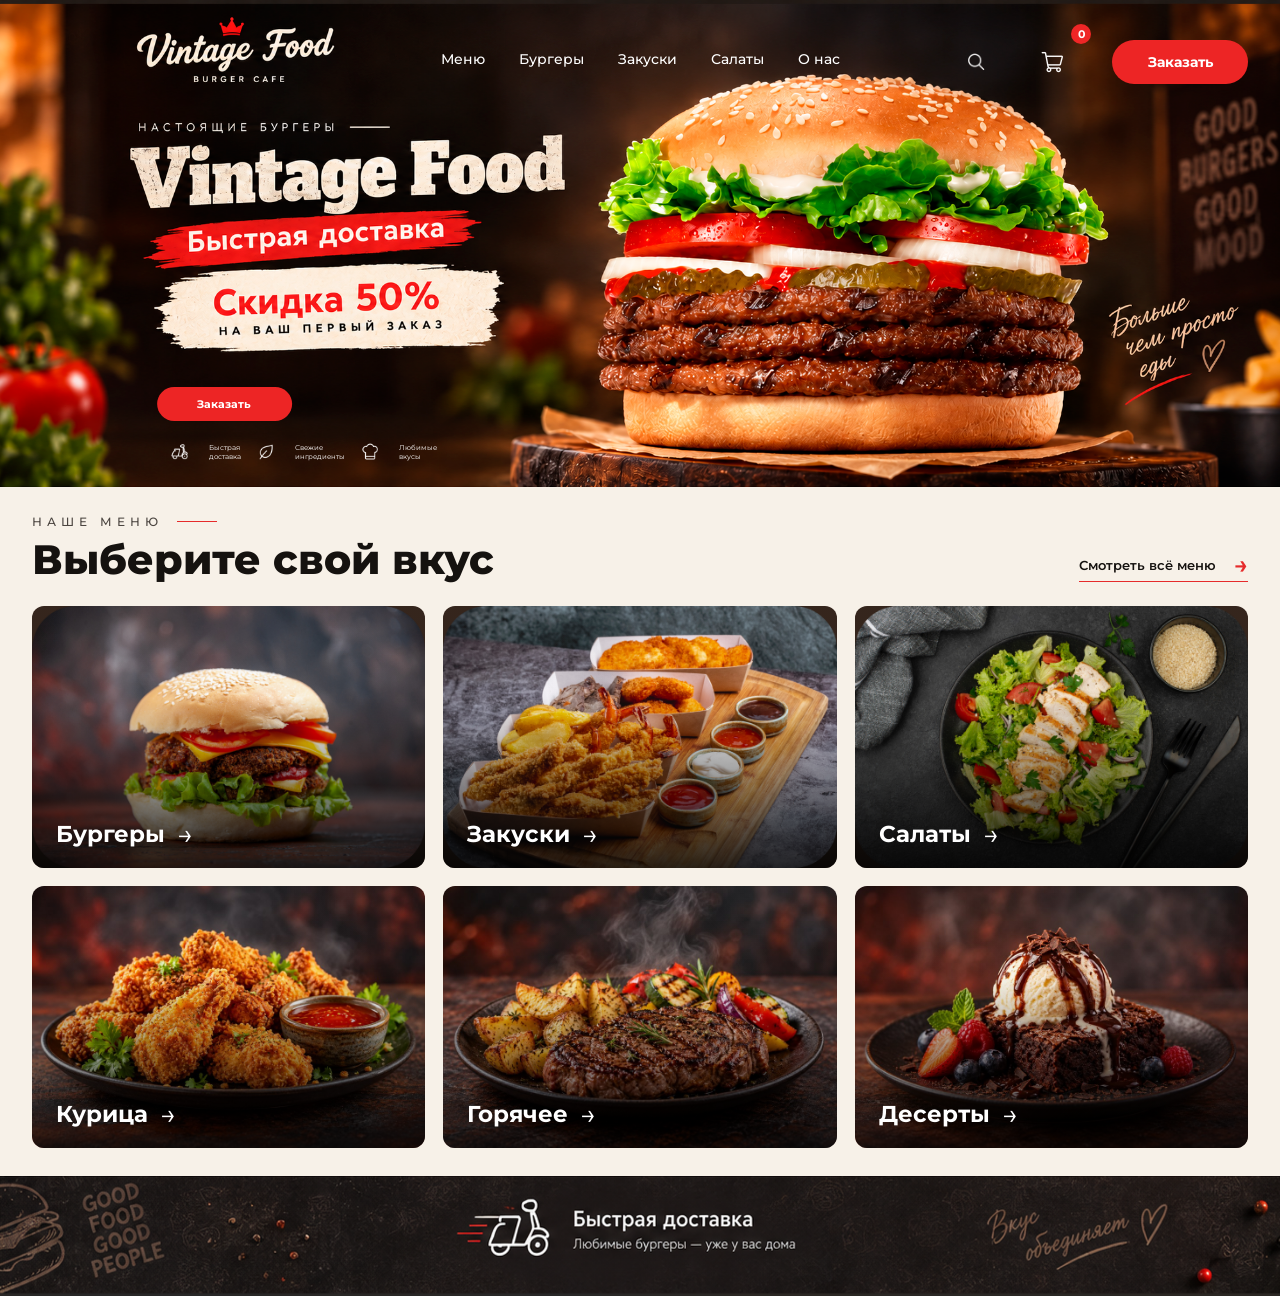
<file: index.html>
<!DOCTYPE html>
<html lang="ru">
<head>
    <meta charset="UTF-8">
    <meta name="viewport" content="width=device-width, initial-scale=1.0">
    <meta name="description" content="Vintage Food — настоящие бургеры с быстрой доставкой">
    <title>Vintage Food — бургер-кафе</title>
    <link rel="preconnect" href="https://fonts.googleapis.com">
    <link rel="preconnect" href="https://fonts.gstatic.com" crossorigin>
    <link href="https://fonts.googleapis.com/css2?family=Montserrat:wght@400;500;600;700;800&display=swap" rel="stylesheet">
    <link rel="stylesheet" href="style.css">
</head>
<body>
    <header class="hero" id="main">
        <nav class="navigation" aria-label="Основная навигация">
            <div class="navigation__inner">
                <ul class="navigation__list">
                    <li class="navigation__item">
                        <a class="navigation__link" href="#menu">Меню</a>
                    </li>
                    <li class="navigation__item">
                        <a class="navigation__link" href="#burgers">Бургеры</a>
                    </li>
                    <li class="navigation__item">
                        <a class="navigation__link" href="#snacks">Закуски</a>
                    </li>
                    <li class="navigation__item">
                        <a class="navigation__link" href="#salads">Салаты</a>
                    </li>
                    <li class="navigation__item">
                        <a class="navigation__link" href="#about">О нас</a>
                    </li>
                </ul>

                <div class="navigation__actions">
                    <a class="navigation__icon-link" href="#menu" aria-label="Поиск по меню">
                        <img class="navigation__icon navigation__icon--search" src="image/icon-search.png" alt="">
                    </a>
                    <button class="navigation__icon-link navigation__cart-button" type="button" aria-label="Открыть корзину" data-open-cart>
                        <img class="navigation__icon navigation__icon--cart" src="image/icon-cart.png" alt="">
                        <span class="navigation__counter">0</span>
                    </button>
                    <a class="button button--navigation" href="#menu">Заказать</a>
                </div>
            </div>
        </nav>

        <img class="hero__background" src="image/header.png" alt="Vintage Food. Быстрая доставка. Скидка 50 процентов на первый заказ">

        <div class="hero__content">
            <a class="button button--hero" href="#menu">
                <span>Заказать</span>
            </a>

            <div class="advantages">
                <div class="advantage">
                    <img class="advantage__icon" src="image/icon-delivery-scooter.png" alt="">
                    <p class="advantage__text">Быстрая<br>доставка</p>
                </div>

                <div class="advantage">
                    <img class="advantage__icon" src="image/icon-leaf.png" alt="">
                    <p class="advantage__text">Свежие<br>ингредиенты</p>
                </div>

                <div class="advantage">
                    <img class="advantage__icon" src="image/icon-chef-hat.png" alt="">
                    <p class="advantage__text">Любимые<br>вкусы</p>
                </div>
            </div>
        </div>
    </header>

    <main>
        <section class="menu" id="menu">
            <div class="menu__container">
                <div class="menu__heading-row">
                    <div>
                        <p class="menu__eyebrow">НАШЕ МЕНЮ</p>
                        <h1 class="menu__title">Выберите свой вкус</h1>
                    </div>

                    <a class="menu__all-link" href="#burgers">
                        <span>Смотреть всё меню</span>
                        <span class="menu__all-arrow">→</span>
                    </a>
                </div>

                <div class="menu__grid">
                    <article class="menu-card" id="burgers">
                        <img class="menu-card__photo" src="image/menu-burgers.png" alt="Бургер с овощами и сыром">
                        <div class="menu-card__shade"></div>
                        <button class="menu-card__link menu-card__button" type="button" aria-label="Открыть раздел Бургеры" data-category="burgers">
                            <span class="menu-card__title">Бургеры</span>
                            <span class="menu-card__arrow">→</span>
                        </button>
                    </article>

                    <article class="menu-card" id="snacks">
                        <img class="menu-card__photo" src="image/menu-snacks.png" alt="Картофель фри">
                        <div class="menu-card__shade"></div>
                        <button class="menu-card__link menu-card__button" type="button" aria-label="Открыть раздел Закуски" data-category="snacks">
                            <span class="menu-card__title">Закуски</span>
                            <span class="menu-card__arrow">→</span>
                        </button>
                    </article>

                    <article class="menu-card" id="salads">
                        <img class="menu-card__photo" src="image/menu-salads.png" alt="Салат с курицей и свежими овощами">
                        <div class="menu-card__shade"></div>
                        <button class="menu-card__link menu-card__button" type="button" aria-label="Открыть раздел Салаты" data-category="salads">
                            <span class="menu-card__title">Салаты</span>
                            <span class="menu-card__arrow">→</span>
                        </button>
                    </article>

                    <article class="menu-card" id="chicken">
                        <img class="menu-card__photo" src="image/menu-chicken.jpg" alt="Хрустящая курица с соусом">
                        <div class="menu-card__shade"></div>
                        <button class="menu-card__link menu-card__button" type="button" aria-label="Открыть раздел Курица" data-category="chicken">
                            <span class="menu-card__title">Курица</span>
                            <span class="menu-card__arrow">→</span>
                        </button>
                    </article>

                    <article class="menu-card" id="hot">
                        <img class="menu-card__photo" src="image/menu-hot.jpg" alt="Стейк с запечённым картофелем и овощами">
                        <div class="menu-card__shade"></div>
                        <button class="menu-card__link menu-card__button" type="button" aria-label="Открыть раздел Горячее" data-category="hot">
                            <span class="menu-card__title">Горячее</span>
                            <span class="menu-card__arrow">→</span>
                        </button>
                    </article>

                    <article class="menu-card" id="desserts">
                        <img class="menu-card__photo" src="image/menu-desserts.jpg" alt="Шоколадный десерт с мороженым и ягодами">
                        <div class="menu-card__shade"></div>
                        <button class="menu-card__link menu-card__button" type="button" aria-label="Открыть раздел Десерты" data-category="desserts">
                            <span class="menu-card__title">Десерты</span>
                            <span class="menu-card__arrow">→</span>
                        </button>
                    </article>
                </div>
            </div>
        </section>
    </main>

    <div class="modal" id="products-modal" aria-hidden="true">
        <div class="modal__overlay" data-close-modal></div>

        <div class="modal__window modal__window--products" role="dialog" aria-modal="true" aria-labelledby="products-modal-title">
            <button class="modal__close" type="button" aria-label="Закрыть окно" data-close-modal>×</button>

            <p class="modal__eyebrow">ВЫБЕРИТЕ БЛЮДО</p>
            <h2 class="modal__title" id="products-modal-title">Меню</h2>
            <p class="modal__description">Добавьте понравившиеся позиции в корзину и укажите количество.</p>

            <div class="products-list" id="products-list"></div>

            <div class="modal__footer">
                <div class="modal__total-block">
                    <span class="modal__total-label">В корзине</span>
                    <strong class="modal__total" id="products-modal-total">0 ₽</strong>
                </div>

                <button class="button modal__cart-button" type="button" data-open-cart>
                    Перейти в корзину
                </button>
            </div>
        </div>
    </div>

    <div class="modal" id="cart-modal" aria-hidden="true">
        <div class="modal__overlay" data-close-modal></div>

        <div class="modal__window modal__window--cart" role="dialog" aria-modal="true" aria-labelledby="cart-modal-title">
            <button class="modal__close" type="button" aria-label="Закрыть корзину" data-close-modal>×</button>

            <p class="modal__eyebrow">ВАШ ЗАКАЗ</p>
            <h2 class="modal__title" id="cart-modal-title">Корзина</h2>

            <div class="cart__empty" id="cart-empty">
                Корзина пока пуста. Выберите блюда из нашего меню.
            </div>

            <div class="cart__list" id="cart-list"></div>

            <div class="cart__summary">
                <div>
                    <span class="cart__summary-label">Общая стоимость</span>
                    <strong class="cart__summary-price" id="cart-total">0 ₽</strong>
                </div>

                <button class="button cart__buy-button" id="buy-button" type="button" disabled>
                    Купить
                </button>
            </div>

            <p class="cart__message" id="cart-message" aria-live="polite"></p>
        </div>
    </div>

    <footer class="footer" id="about">
        <p class="footer__description">Vintage Food — любимые бургеры уже у вас дома</p>
    </footer>

    <script src="script.js"></script>
</body>
</html>
</file>
<file: style.css>
* {
    box-sizing: border-box;
}

html {
    scroll-behavior: smooth;
}

body {
    margin-top: 0;
    margin-right: 0;
    margin-bottom: 0;
    margin-left: 0;
    background-color: #f7f1e8;
    color: #15120f;
    font-family: "Montserrat", sans-serif;
}

img {
    display: block;
    max-width: 100%;
}

a {
    color: inherit;
    text-decoration-line: none;
}

.hero {
    position: relative;
    overflow: hidden;
    background-color: #18120f;
}

.hero__background {
    position: relative;
    z-index: 1;
    width: 100%;
    height: auto;
}

.navigation {
    position: relative;
    z-index: 3;
    width: 100%;
    background-color: #18120f;
}

.navigation__inner {
    display: flex;
    flex-direction: column;
    align-items: center;
    width: 100%;
    max-width: 1780px;
    margin-right: auto;
    margin-left: auto;
    padding-top: 16px;
    padding-right: 32px;
    padding-bottom: 16px;
    padding-left: 32px;
}

.navigation__list {
    display: none;
    flex-direction: row;
    flex-wrap: wrap;
    justify-content: center;
    align-items: center;
    margin-top: 0;
    margin-right: 0;
    margin-bottom: 14px;
    margin-left: 0;
    padding-top: 0;
    padding-right: 0;
    padding-bottom: 0;
    padding-left: 0;
    list-style-type: none;
    column-gap: 22px;
    row-gap: 12px;
}

.navigation__link {
    position: relative;
    display: inline-block;
    padding-bottom: 7px;
    color: #ffffff;
    font-size: 14px;
    font-weight: 500;
}

.navigation__link::after {
    content: "";
    position: absolute;
    right: 0;
    bottom: 0;
    left: 0;
    height: 2px;
    background-color: #ef3030;
    border-top-left-radius: 20px;
    border-top-right-radius: 20px;
    border-bottom-right-radius: 20px;
    border-bottom-left-radius: 20px;
    opacity: 0;
}

.navigation__link:hover::after {
    opacity: 1;
}

.navigation__actions {
    display: flex;
    flex-direction: row;
    align-items: center;
    column-gap: 4px;
}

.navigation__icon-link {
    position: relative;
    display: flex;
    flex-direction: row;
    justify-content: center;
    align-items: center;
    width: 72px;
    height: 72px;
}

.navigation__icon {
    width: 56px;
    height: 56px;
    object-fit: contain;
}

.navigation__icon--cart {
    width: 64px;
    height: 64px;
}

.navigation__counter {
    position: absolute;
    top: -2px;
    right: -3px;
    display: flex;
    flex-direction: row;
    justify-content: center;
    align-items: center;
    width: 20px;
    height: 20px;
    background-color: #ef2626;
    border-top-left-radius: 50%;
    border-top-right-radius: 50%;
    border-bottom-right-radius: 50%;
    border-bottom-left-radius: 50%;
    color: #ffffff;
    font-size: 11px;
    font-weight: 700;
}

.button {
    display: inline-flex;
    flex-direction: row;
    justify-content: center;
    align-items: center;
    background-color: #ed2525;
    border-top-left-radius: 50px;
    border-top-right-radius: 50px;
    border-bottom-right-radius: 50px;
    border-bottom-left-radius: 50px;
    color: #ffffff;
    font-weight: 700;
    transition-property: background-color, transform;
    transition-duration: 200ms;
}

.button:hover {
    background-color: #c91919;
    transform: translateY(-2px);
}

.button--navigation {
    min-width: 122px;
    min-height: 44px;
    margin-left: 20px;
    padding-top: 10px;
    padding-right: 24px;
    padding-bottom: 10px;
    padding-left: 24px;
    font-size: 14px;
}

.hero__content {
    position: relative;
    z-index: 2;
    display: flex;
    flex-direction: column;
    align-items: center;
    padding-top: 22px;
    padding-right: 20px;
    padding-bottom: 26px;
    padding-left: 20px;
    background-color: #18120f;
}

.button--hero {
    display: none;
    width: 100%;
    max-width: 268px;
    min-height: 58px;
    padding-top: 14px;
    padding-right: 28px;
    padding-bottom: 14px;
    padding-left: 28px;
    font-size: 19px;
}

.advantages {
    display: grid;
    grid-template-columns: 1fr 1fr 1fr;
    width: 100%;
    max-width: 420px;
    margin-top: 22px;
    column-gap: 8px;
    row-gap: 15px;
}

.advantage {
    display: flex;
    flex-direction: column;
    justify-content: center;
    align-items: center;
    column-gap: 10px;
}

.advantage__icon {
    width: 86px;
    height: 86px;
    object-fit: contain;
}

.advantage__text {
    width: 100%;
    margin-top: 0;
    margin-right: 0;
    margin-bottom: 0;
    margin-left: 0;
    color: #ffffff;
    font-size: 11px;
    font-weight: 400;
    line-height: 1.35;
    text-align: center;
}

.menu {
    background-color: #f7f1e8;
}

.menu__container {
    width: 100%;
    max-width: 1780px;
    margin-right: auto;
    margin-left: auto;
    padding-top: 32px;
    padding-right: 20px;
    padding-bottom: 38px;
    padding-left: 20px;
}

.menu__heading-row {
    display: flex;
    flex-direction: column;
    align-items: flex-start;
}

.menu__eyebrow {
    position: relative;
    display: inline-block;
    margin-top: 0;
    margin-right: 0;
    margin-bottom: 8px;
    margin-left: 0;
    padding-right: 54px;
    color: #4b4540;
    font-size: 12px;
    font-weight: 500;
    letter-spacing: 5px;
}

.menu__eyebrow::after {
    content: "";
    position: absolute;
    top: 50%;
    right: 0;
    width: 40px;
    height: 1px;
    background-color: #e62b2b;
}

.menu__title {
    margin-top: 0;
    margin-right: 0;
    margin-bottom: 0;
    margin-left: 0;
    font-size: 34px;
    font-weight: 800;
    line-height: 1.1;
}

.menu__all-link {
    display: inline-flex;
    flex-direction: row;
    align-items: center;
    margin-top: 20px;
    padding-bottom: 4px;
    border-bottom-width: 1px;
    border-bottom-style: solid;
    border-bottom-color: #e62b2b;
    font-size: 13px;
    font-weight: 600;
    column-gap: 18px;
}

.menu__all-arrow {
    color: #e62b2b;
    font-size: 24px;
    line-height: 1;
}

.menu__grid {
    display: grid;
    grid-template-columns: 1fr;
    margin-top: 24px;
    column-gap: 18px;
    row-gap: 18px;
}

.menu-card {
    position: relative;
    min-height: 220px;
    overflow: hidden;
    border-top-left-radius: 12px;
    border-top-right-radius: 12px;
    border-bottom-right-radius: 12px;
    border-bottom-left-radius: 12px;
    background-color: #36261d;
}

.menu-card__photo {
    width: 100%;
    height: 100%;
    min-height: 220px;
    object-fit: cover;
    transition-property: transform;
    transition-duration: 300ms;
}

.menu-card:hover .menu-card__photo {
    transform: scale(1.04);
}

.menu-card__shade {
    position: absolute;
    top: 0;
    right: 0;
    bottom: 0;
    left: 0;
    background-image: linear-gradient(to top, rgba(0, 0, 0, 0.82), rgba(0, 0, 0, 0.02) 65%);
}

.menu-card__link {
    position: absolute;
    right: 24px;
    bottom: 20px;
    left: 24px;
    display: flex;
    flex-direction: row;
    align-items: center;
    color: #ffffff;
    column-gap: 12px;
}

.menu-card__title {
    font-size: 23px;
    font-weight: 700;
}

.menu-card__arrow {
    font-size: 28px;
    font-weight: 400;
    line-height: 1;
}

.footer {
    min-height: 120px;
    display: flex;
    flex-direction: row;
    justify-content: center;
    align-items: center;
    background-color: #201b19;
    background-image: url("image/footer.png");
    background-repeat: no-repeat;
    background-position: center center;
    background-size: cover;
}

.footer__description {
    display: none;
}

@media (min-width: 577px) {
    .button--hero {
        display: inline-flex;
    }

    .navigation__list {
        display: flex;
    }

    .advantages {
        grid-template-columns: 1fr 1fr 1fr;
        max-width: 620px;
        column-gap: 14px;
    }

    .advantage {
        flex-direction: row;
        justify-content: flex-start;
    }

    .advantage__text {
        width: 105px;
        font-size: 13px;
        text-align: left;
    }

    .hero__content {
        position: absolute;
        right: auto;
        bottom: 0.91vw;
        left: 50%;
        z-index: 2;
        display: block;
        width: 75.45vw;
        max-width: none;
        margin-right: auto;
        margin-left: auto;
        padding-top: 0;
        padding-right: 0;
        padding-bottom: 0;
        padding-left: 0;
        background-color: transparent;
        transform: translateX(-50%);
    }

    .button--hero {
        width: 10.52vw;
        max-width: none;
        min-height: 2.65vw;
        padding-top: 0.64vw;
        padding-right: 1.28vw;
        padding-bottom: 0.64vw;
        padding-left: 1.28vw;
        font-size: 0.87vw;
    }

    .advantages {
        grid-template-columns: auto auto auto;
        width: auto;
        max-width: 21.03vw;
        margin-top: 0.64vw;
        column-gap: 1.01vw;
    }

    .advantage {
        column-gap: 0.46vw;
    }

    .advantage__icon {
        width: 3.57vw;
        height: 3.57vw;
    }

    .advantage__text {
        width: auto;
        font-size: 0.55vw;
    }

    .menu__heading-row {
        flex-direction: row;
        justify-content: space-between;
        align-items: flex-end;
    }

    .menu__all-link {
        margin-top: 0;
    }

    .menu-card {
        min-height: 260px;
    }

    .menu-card__photo {
        min-height: 260px;
    }
}

@media (min-width: 768px) {
    .navigation__inner {
        flex-direction: row;
        justify-content: space-between;
    }

    .navigation__list {
        justify-content: flex-start;
        margin-bottom: 0;
    }

    .menu__container {
        padding-right: 32px;
        padding-left: 32px;
    }

    .menu__title {
        font-size: 41px;
    }

    .menu__grid {
        grid-template-columns: 1fr 1fr 1fr;
    }

    .menu-card {
        min-height: 205px;
    }

    .menu-card__photo {
        min-height: 205px;
    }

    .menu-card__title {
        font-size: 19px;
    }

}

@media (min-width: 992px) {
    .navigation__list {
        flex-wrap: nowrap;
        column-gap: 25px;
    }

    .navigation__actions {
        margin-left: auto;
        column-gap: 4px;
    }

    .button--navigation {
        min-width: 112px;
        padding-right: 18px;
        padding-left: 18px;
    }

    .menu__container {
        padding-top: 24px;
        padding-bottom: 28px;
    }

    .menu-card {
        min-height: 205px;
    }

    .menu-card__photo {
        min-height: 205px;
    }
}

@media (min-width: 1200px) {
    .hero {
        min-height: 0;
        aspect-ratio: 2033 / 773;
    }

    .hero__background {
        position: absolute;
        top: 0;
        right: 0;
        bottom: 0;
        left: 0;
        z-index: 1;
        width: 100%;
        height: 100%;
        object-fit: cover;
        object-position: center top;
    }

    .navigation {
        position: absolute;
        top: 0;
        left: 0;
        background-color: transparent;
    }

    .navigation__inner {
        position: relative;
        min-height: 96px;
        padding-top: 2vw;
        padding-right: 32px;
        padding-bottom: 0;
        padding-left: 365px;
    }

    .navigation__list {
        position: absolute;
        top: calc(50% + 1vw);
        left: 50%;
        column-gap: 34px;
        transform: translate(-50%, -50%);
    }

    .navigation__actions {
        column-gap: 4px;
    }

    .button--navigation {
        min-width: 136px;
    }

    .menu-card__title {
        font-size: 23px;
    }
}

@media (min-width: 2187px) {
    .hero__content {
        right: auto;
        bottom: 20px;
        left: 50%;
        width: 1650px;
        max-width: 1650px;
        transform: translateX(-50%);
    }

    .button--hero {
        width: 230px;
        min-height: 58px;
        padding-top: 14px;
        padding-right: 28px;
        padding-bottom: 14px;
        padding-left: 28px;
        font-size: 19px;
    }

    .advantages {
        max-width: 460px;
        margin-top: 14px;
        column-gap: 22px;
    }

    .advantage {
        column-gap: 10px;
    }

    .advantage__icon {
        width: 78px;
        height: 78px;
    }

    .advantage__text {
        font-size: 12px;
    }
}

body.modal-open {
    overflow: hidden;
}

.navigation__cart-button {
    padding-top: 0;
    padding-right: 0;
    padding-bottom: 0;
    padding-left: 0;
    border-top-width: 0;
    border-right-width: 0;
    border-bottom-width: 0;
    border-left-width: 0;
    background-color: transparent;
    font-family: inherit;
    cursor: pointer;
}

.menu-card {
    cursor: pointer;
}

.menu-card__button {
    padding-top: 0;
    padding-right: 0;
    padding-bottom: 0;
    padding-left: 0;
    border-top-width: 0;
    border-right-width: 0;
    border-bottom-width: 0;
    border-left-width: 0;
    background-color: transparent;
    font-family: inherit;
    text-align: left;
    cursor: pointer;
}

.modal {
    position: fixed;
    top: 0;
    right: 0;
    bottom: 0;
    left: 0;
    z-index: 100;
    display: none;
    flex-direction: row;
    justify-content: center;
    align-items: center;
    padding-top: 20px;
    padding-right: 20px;
    padding-bottom: 20px;
    padding-left: 20px;
}

.modal--open {
    display: flex;
}

.modal__overlay {
    position: absolute;
    top: 0;
    right: 0;
    bottom: 0;
    left: 0;
    background-color: rgba(14, 10, 8, 0.86);
    backdrop-filter: blur(5px);
}

.modal__window {
    position: relative;
    z-index: 1;
    width: 100%;
    max-height: calc(100vh - 40px);
    overflow-y: auto;
    padding-top: 34px;
    padding-right: 34px;
    padding-bottom: 30px;
    padding-left: 34px;
    border-top-width: 1px;
    border-right-width: 1px;
    border-bottom-width: 1px;
    border-left-width: 1px;
    border-top-style: solid;
    border-right-style: solid;
    border-bottom-style: solid;
    border-left-style: solid;
    border-top-color: #d9c6aa;
    border-right-color: #d9c6aa;
    border-bottom-color: #d9c6aa;
    border-left-color: #d9c6aa;
    border-top-left-radius: 22px;
    border-top-right-radius: 22px;
    border-bottom-right-radius: 22px;
    border-bottom-left-radius: 22px;
    background-color: #f7f1e8;
    background-image: linear-gradient(to bottom, #fffaf2, #f3eadc);
    box-shadow: 0 24px 70px rgba(0, 0, 0, 0.45);
}

.modal__window--products {
    max-width: 1120px;
}

.modal__window--cart {
    max-width: 820px;
}

.modal__close {
    position: absolute;
    top: 18px;
    right: 18px;
    display: flex;
    flex-direction: row;
    justify-content: center;
    align-items: center;
    width: 42px;
    height: 42px;
    padding-top: 0;
    padding-right: 0;
    padding-bottom: 3px;
    padding-left: 0;
    border-top-width: 0;
    border-right-width: 0;
    border-bottom-width: 0;
    border-left-width: 0;
    border-top-left-radius: 50%;
    border-top-right-radius: 50%;
    border-bottom-right-radius: 50%;
    border-bottom-left-radius: 50%;
    background-color: #201b19;
    color: #ffffff;
    font-family: inherit;
    font-size: 30px;
    font-weight: 400;
    line-height: 1;
    cursor: pointer;
}

.modal__close:hover {
    background-color: #e62b2b;
}

.modal__eyebrow {
    margin-top: 0;
    margin-right: 58px;
    margin-bottom: 8px;
    margin-left: 0;
    color: #e62b2b;
    font-size: 11px;
    font-weight: 700;
    letter-spacing: 4px;
}

.modal__title {
    margin-top: 0;
    margin-right: 58px;
    margin-bottom: 8px;
    margin-left: 0;
    color: #171310;
    font-size: 34px;
    font-weight: 800;
    line-height: 1.15;
}

.modal__description {
    max-width: 640px;
    margin-top: 0;
    margin-right: 58px;
    margin-bottom: 24px;
    margin-left: 0;
    color: #685e56;
    font-size: 14px;
    line-height: 1.5;
}

.products-list {
    display: grid;
    grid-template-columns: 1fr 1fr 1fr;
    column-gap: 18px;
    row-gap: 18px;
}

.product-card {
    overflow: hidden;
    border-top-width: 1px;
    border-right-width: 1px;
    border-bottom-width: 1px;
    border-left-width: 1px;
    border-top-style: solid;
    border-right-style: solid;
    border-bottom-style: solid;
    border-left-style: solid;
    border-top-color: #dacdbd;
    border-right-color: #dacdbd;
    border-bottom-color: #dacdbd;
    border-left-color: #dacdbd;
    border-top-left-radius: 14px;
    border-top-right-radius: 14px;
    border-bottom-right-radius: 14px;
    border-bottom-left-radius: 14px;
    background-color: #ffffff;
    box-shadow: 0 10px 28px rgba(55, 37, 26, 0.1);
}

.product-card__image {
    width: 100%;
    height: 150px;
    object-fit: cover;
}

.product-card__body {
    padding-top: 18px;
    padding-right: 18px;
    padding-bottom: 18px;
    padding-left: 18px;
}

.product-card__name {
    min-height: 46px;
    margin-top: 0;
    margin-right: 0;
    margin-bottom: 8px;
    margin-left: 0;
    color: #1e1814;
    font-size: 18px;
    font-weight: 700;
    line-height: 1.25;
}

.product-card__description {
    min-height: 42px;
    margin-top: 0;
    margin-right: 0;
    margin-bottom: 16px;
    margin-left: 0;
    color: #74685f;
    font-size: 12px;
    line-height: 1.45;
}

.product-card__price-row {
    display: flex;
    flex-direction: row;
    justify-content: space-between;
    align-items: center;
    margin-bottom: 14px;
}

.product-card__price-label,
.product-card__total-label {
    display: block;
    margin-bottom: 3px;
    color: #74685f;
    font-size: 11px;
}

.product-card__price,
.product-card__total {
    color: #1e1814;
    font-size: 17px;
    font-weight: 800;
}

.product-card__controls {
    display: flex;
    flex-direction: row;
    justify-content: space-between;
    align-items: center;
    padding-top: 10px;
    border-top-width: 1px;
    border-top-style: solid;
    border-top-color: #eee2d3;
}

.quantity {
    display: flex;
    flex-direction: row;
    align-items: center;
    overflow: hidden;
    border-top-width: 1px;
    border-right-width: 1px;
    border-bottom-width: 1px;
    border-left-width: 1px;
    border-top-style: solid;
    border-right-style: solid;
    border-bottom-style: solid;
    border-left-style: solid;
    border-top-color: #d8c7b4;
    border-right-color: #d8c7b4;
    border-bottom-color: #d8c7b4;
    border-left-color: #d8c7b4;
    border-top-left-radius: 30px;
    border-top-right-radius: 30px;
    border-bottom-right-radius: 30px;
    border-bottom-left-radius: 30px;
    background-color: #fffaf3;
}

.quantity__button {
    width: 36px;
    height: 36px;
    padding-top: 0;
    padding-right: 0;
    padding-bottom: 0;
    padding-left: 0;
    border-top-width: 0;
    border-right-width: 0;
    border-bottom-width: 0;
    border-left-width: 0;
    background-color: transparent;
    color: #201b19;
    font-family: inherit;
    font-size: 22px;
    line-height: 1;
    cursor: pointer;
}

.quantity__button:hover {
    background-color: #f0dfca;
}

.quantity__value {
    min-width: 30px;
    color: #201b19;
    font-size: 14px;
    font-weight: 700;
    text-align: center;
}

.modal__footer {
    display: flex;
    flex-direction: row;
    justify-content: space-between;
    align-items: center;
    margin-top: 24px;
    padding-top: 20px;
    border-top-width: 1px;
    border-top-style: solid;
    border-top-color: #d9c6aa;
}

.modal__total-block {
    display: flex;
    flex-direction: column;
    row-gap: 4px;
}

.modal__total-label {
    color: #74685f;
    font-size: 12px;
}

.modal__total {
    color: #1e1814;
    font-size: 27px;
    font-weight: 800;
}

.modal__cart-button {
    min-height: 50px;
    padding-top: 12px;
    padding-right: 24px;
    padding-bottom: 12px;
    padding-left: 24px;
    border-top-width: 0;
    border-right-width: 0;
    border-bottom-width: 0;
    border-left-width: 0;
    font-family: inherit;
    font-size: 14px;
    cursor: pointer;
}

.cart__empty {
    margin-top: 24px;
    padding-top: 32px;
    padding-right: 24px;
    padding-bottom: 32px;
    padding-left: 24px;
    border-top-width: 1px;
    border-right-width: 1px;
    border-bottom-width: 1px;
    border-left-width: 1px;
    border-top-style: dashed;
    border-right-style: dashed;
    border-bottom-style: dashed;
    border-left-style: dashed;
    border-top-color: #cdbca8;
    border-right-color: #cdbca8;
    border-bottom-color: #cdbca8;
    border-left-color: #cdbca8;
    border-top-left-radius: 14px;
    border-top-right-radius: 14px;
    border-bottom-right-radius: 14px;
    border-bottom-left-radius: 14px;
    color: #74685f;
    font-size: 14px;
    line-height: 1.5;
    text-align: center;
}

.cart__empty--hidden {
    display: none;
}

.cart__list {
    display: flex;
    flex-direction: column;
    margin-top: 22px;
    row-gap: 12px;
}

.cart-item {
    display: grid;
    grid-template-columns: 88px 1fr auto auto;
    align-items: center;
    padding-top: 12px;
    padding-right: 12px;
    padding-bottom: 12px;
    padding-left: 12px;
    border-top-width: 1px;
    border-right-width: 1px;
    border-bottom-width: 1px;
    border-left-width: 1px;
    border-top-style: solid;
    border-right-style: solid;
    border-bottom-style: solid;
    border-left-style: solid;
    border-top-color: #dfd1c0;
    border-right-color: #dfd1c0;
    border-bottom-color: #dfd1c0;
    border-left-color: #dfd1c0;
    border-top-left-radius: 13px;
    border-top-right-radius: 13px;
    border-bottom-right-radius: 13px;
    border-bottom-left-radius: 13px;
    background-color: #ffffff;
    column-gap: 14px;
}

.cart-item__image {
    width: 88px;
    height: 68px;
    border-top-left-radius: 9px;
    border-top-right-radius: 9px;
    border-bottom-right-radius: 9px;
    border-bottom-left-radius: 9px;
    object-fit: cover;
}

.cart-item__name {
    margin-top: 0;
    margin-right: 0;
    margin-bottom: 4px;
    margin-left: 0;
    color: #1e1814;
    font-size: 15px;
    font-weight: 700;
}

.cart-item__price {
    color: #74685f;
    font-size: 12px;
}

.cart-item__total {
    min-width: 82px;
    color: #1e1814;
    font-size: 15px;
    font-weight: 800;
    text-align: right;
}

.cart-item__controls {
    display: flex;
    flex-direction: row;
    align-items: center;
}

.cart-item__total-block {
    display: flex;
    flex-direction: column;
    align-items: flex-end;
    row-gap: 7px;
}

.cart-item__remove {
    padding-top: 5px;
    padding-right: 0;
    padding-bottom: 5px;
    padding-left: 0;
    border-top-width: 0;
    border-right-width: 0;
    border-bottom-width: 1px;
    border-left-width: 0;
    border-bottom-style: solid;
    border-bottom-color: #e62b2b;
    background-color: transparent;
    color: #e62b2b;
    font-family: inherit;
    font-size: 11px;
    cursor: pointer;
}

.cart__summary {
    display: flex;
    flex-direction: row;
    justify-content: space-between;
    align-items: center;
    margin-top: 22px;
    padding-top: 20px;
    border-top-width: 2px;
    border-top-style: solid;
    border-top-color: #201b19;
}

.cart__summary-label {
    display: block;
    margin-bottom: 4px;
    color: #74685f;
    font-size: 12px;
}

.cart__summary-price {
    color: #1e1814;
    font-size: 28px;
    font-weight: 800;
}

.cart__buy-button {
    min-width: 170px;
    min-height: 52px;
    padding-top: 12px;
    padding-right: 28px;
    padding-bottom: 12px;
    padding-left: 28px;
    border-top-width: 0;
    border-right-width: 0;
    border-bottom-width: 0;
    border-left-width: 0;
    font-family: inherit;
    font-size: 15px;
    cursor: pointer;
}

.cart__buy-button:disabled {
    background-color: #a99f96;
    cursor: not-allowed;
}

.cart__message {
    min-height: 20px;
    margin-top: 14px;
    margin-right: 0;
    margin-bottom: 0;
    margin-left: 0;
    color: #22803d;
    font-size: 13px;
    font-weight: 600;
    text-align: center;
}

@media (max-width: 767px) {
    .modal {
        align-items: flex-start;
        padding-top: 12px;
        padding-right: 12px;
        padding-bottom: 12px;
        padding-left: 12px;
    }

    .modal__window {
        max-height: calc(100vh - 24px);
        padding-top: 26px;
        padding-right: 18px;
        padding-bottom: 22px;
        padding-left: 18px;
        border-top-left-radius: 16px;
        border-top-right-radius: 16px;
        border-bottom-right-radius: 16px;
        border-bottom-left-radius: 16px;
    }

    .modal__close {
        top: 12px;
        right: 12px;
        width: 38px;
        height: 38px;
    }

    .modal__title {
        font-size: 28px;
    }

    .modal__description {
        margin-bottom: 18px;
        font-size: 13px;
    }

    .products-list {
        grid-template-columns: 1fr;
    }

    .product-card {
        display: grid;
        grid-template-columns: 130px 1fr;
    }

    .product-card__image {
        width: 130px;
        height: 100%;
        min-height: 190px;
    }

    .product-card__name,
    .product-card__description {
        min-height: 0;
    }

    .modal__footer,
    .cart__summary {
        align-items: stretch;
        flex-direction: column;
        row-gap: 16px;
    }

    .modal__cart-button,
    .cart__buy-button {
        width: 100%;
    }

    .cart-item {
        grid-template-columns: 72px 1fr auto;
    }

    .cart-item__image {
        width: 72px;
        height: 64px;
    }

    .cart-item__controls {
        grid-column-start: 2;
        grid-column-end: 3;
    }

    .cart-item__total-block {
        grid-column-start: 3;
        grid-column-end: 4;
        grid-row-start: 1;
        grid-row-end: 3;
    }
}

@media (max-width: 480px) {
    .product-card {
        display: block;
    }

    .product-card__image {
        width: 100%;
        height: 145px;
        min-height: 0;
    }

    .cart-item {
        grid-template-columns: 62px 1fr;
        row-gap: 10px;
    }

    .cart-item__image {
        width: 62px;
        height: 62px;
    }

    .cart-item__controls {
        grid-column-start: 1;
        grid-column-end: 2;
    }

    .cart-item__total-block {
        grid-column-start: 2;
        grid-column-end: 3;
        grid-row-start: 2;
        grid-row-end: 3;
        text-align: right;
    }
}
</file>
